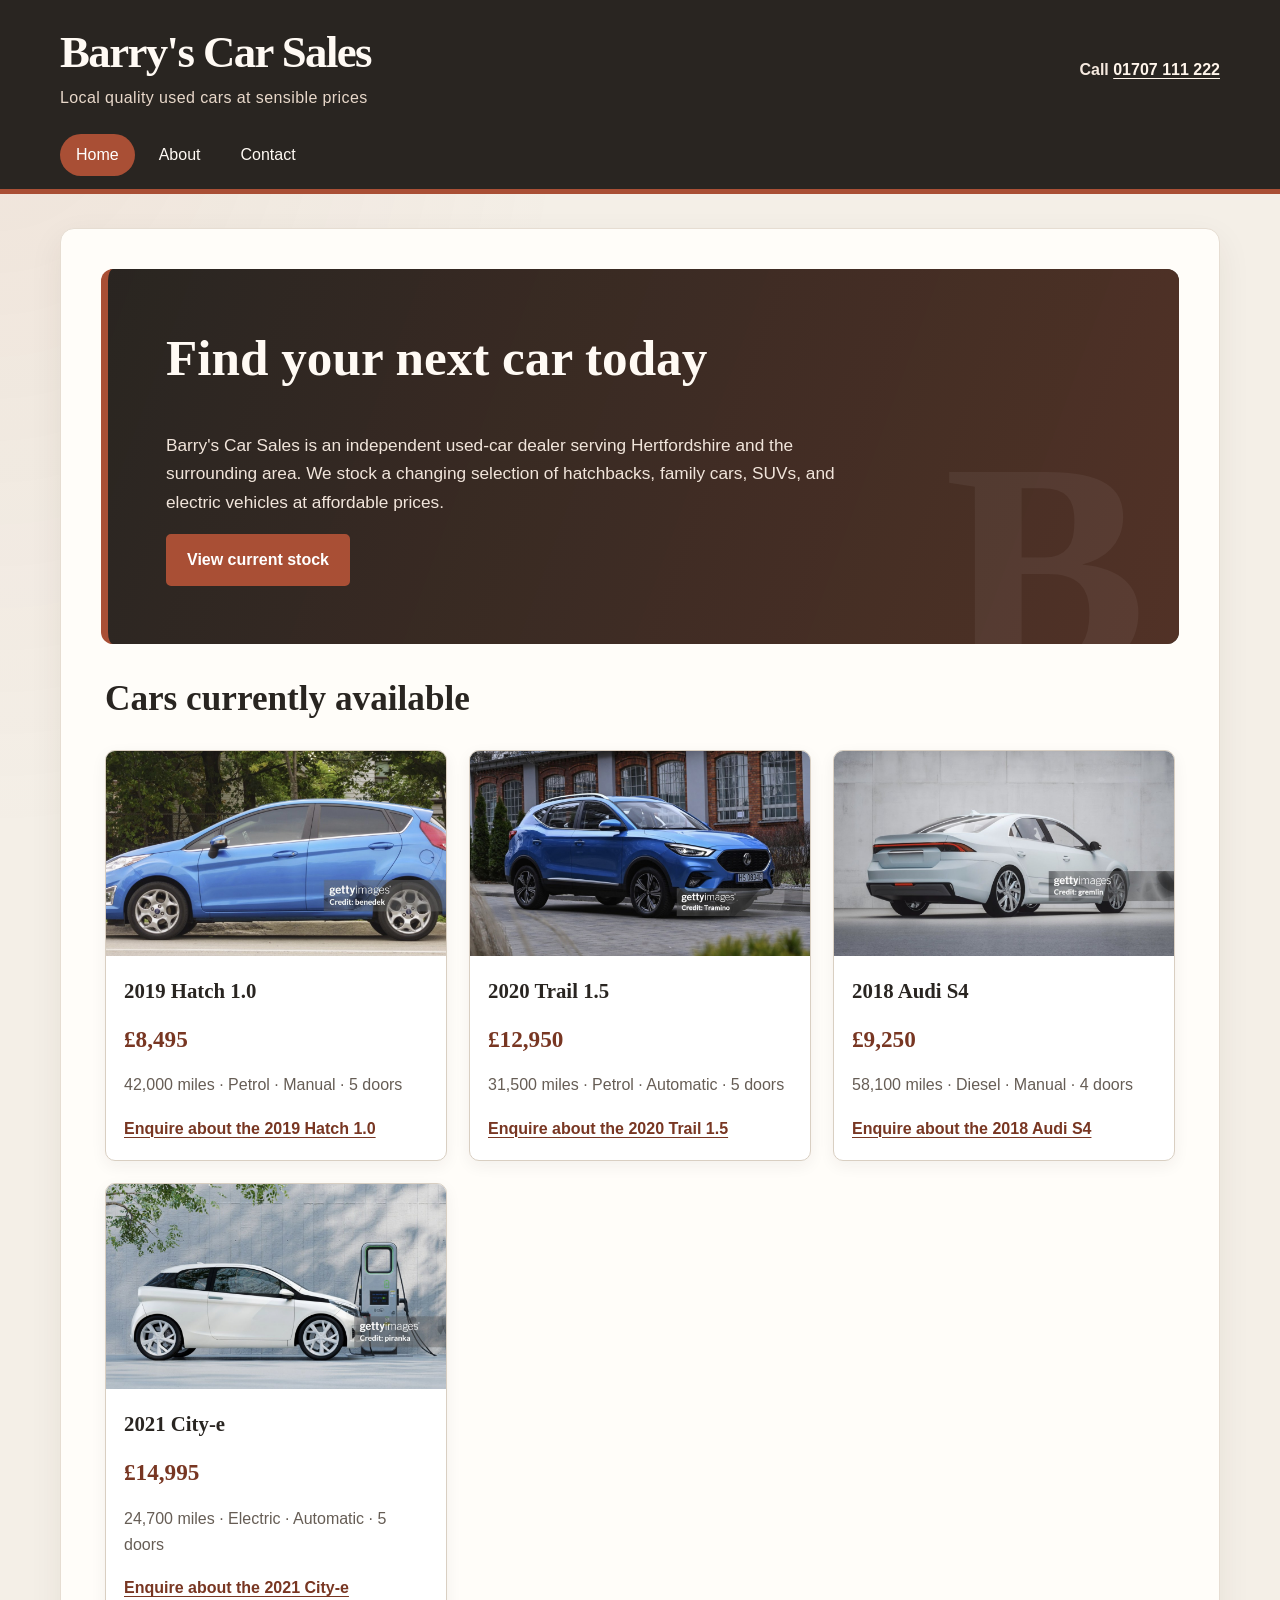
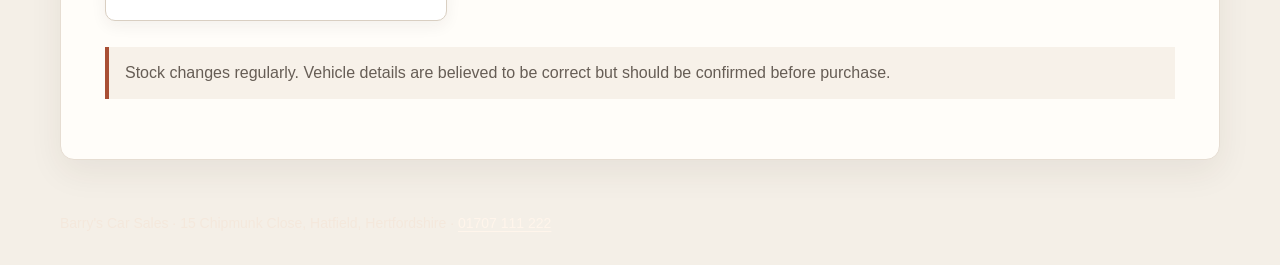
<file: index.html>
<!DOCTYPE html>
<html lang="en-GB">
<head>
    <meta charset="utf-8">
    <meta name="viewport" content="width=device-width, initial-scale=1">
    <title>Barry's Car Sales</title>
    <link rel="stylesheet" href="styles.css">
    <script src="script.js" defer></script>
</head>
<body>
<a class="skip-link" href="#main-content">Skip to main content</a>
<header>
    <div class="header-content">
        <div>
            <h1>Barry's Car Sales</h1>
            <p class="tagline">Local quality used cars at sensible prices</p>
        </div>
        <p class="phone">Call <a href="tel:01707111222">01707 111 222</a></p>
    </div>
    <nav aria-label="Main navigation">
        <a href="index.html" aria-current="page">Home</a>
        <a href="about.html">About</a>
        <a href="enquiry.html">Contact</a>
    </nav>
</header>

<main id="main-content">
    <section class="intro" aria-labelledby="intro-heading">
        <h2 id="intro-heading">Find your next car today</h2>
        <p>Barry's Car Sales is an independent used-car dealer serving Hertfordshire and the surrounding area. We stock a changing selection of hatchbacks, family cars, SUVs, and electric vehicles at affordable prices.</p>
        <a class="button" href="#cars">View current stock</a>
    </section>

    <section aria-labelledby="cars">
        <h2 id="cars">Cars currently available</h2>
        <div class="car-grid">
            <article class="car-card">
                <img src="hatchback.jpg" alt="Hatchback car available for sale">
                <div class="car-details">
                    <h3>2019 Hatch 1.0</h3>
                    <p class="price">£8,495</p>
                    <p>42,000 miles · Petrol · Manual · 5 doors</p>
                    <a href="enquiry.html?car=2019%20Hatch%201.0">Enquire about the 2019 Hatch 1.0</a>
                </div>
            </article>

            <article class="car-card">
                <img src="suv.jpg" alt="A blue SUV for sale">
                <div class="car-details">
                    <h3>2020 Trail 1.5</h3>
                    <p class="price">£12,950</p>
                    <p>31,500 miles · Petrol · Automatic · 5 doors</p>
                    <a href="enquiry.html?car=2020%20Trail%201.5">Enquire about the 2020 Trail 1.5</a>
                </div>
            </article>

            <article class="car-card">
                <img src="saloon.jpg" alt="2018 Audi S4 saloon car for sale">
                <div class="car-details">
                    <h3>2018 Audi S4</h3>
                    <p class="price">£9,250</p>
                    <p>58,100 miles · Diesel · Manual · 4 doors</p>
                    <a href="enquiry.html?car=2018%20Audi%20S4">Enquire about the 2018 Audi S4</a>
                </div>
            </article>

            <article class="car-card">
                <img src="electric.jpg" alt="White electric car connected to a charging point">
                <div class="car-details">
                    <h3>2021 City-e</h3>
                    <p class="price">£14,995</p>
                    <p>24,700 miles · Electric · Automatic · 5 doors</p>
                    <a href="enquiry.html?car=2021%20City-e">Enquire about the 2021 City-e</a>
                </div>
            </article>
        </div>
    </section>

    <p class="stock-note">Stock changes regularly. Vehicle details are believed to be correct but should be confirmed before purchase.</p>
</main>

<footer>
    Barry's Car Sales · 15 Chipmunk Close, Hatfield, Hertfordshire · <a href="tel:01707111222">01707 111 222</a>
</footer>
</body>
</html>
</file>
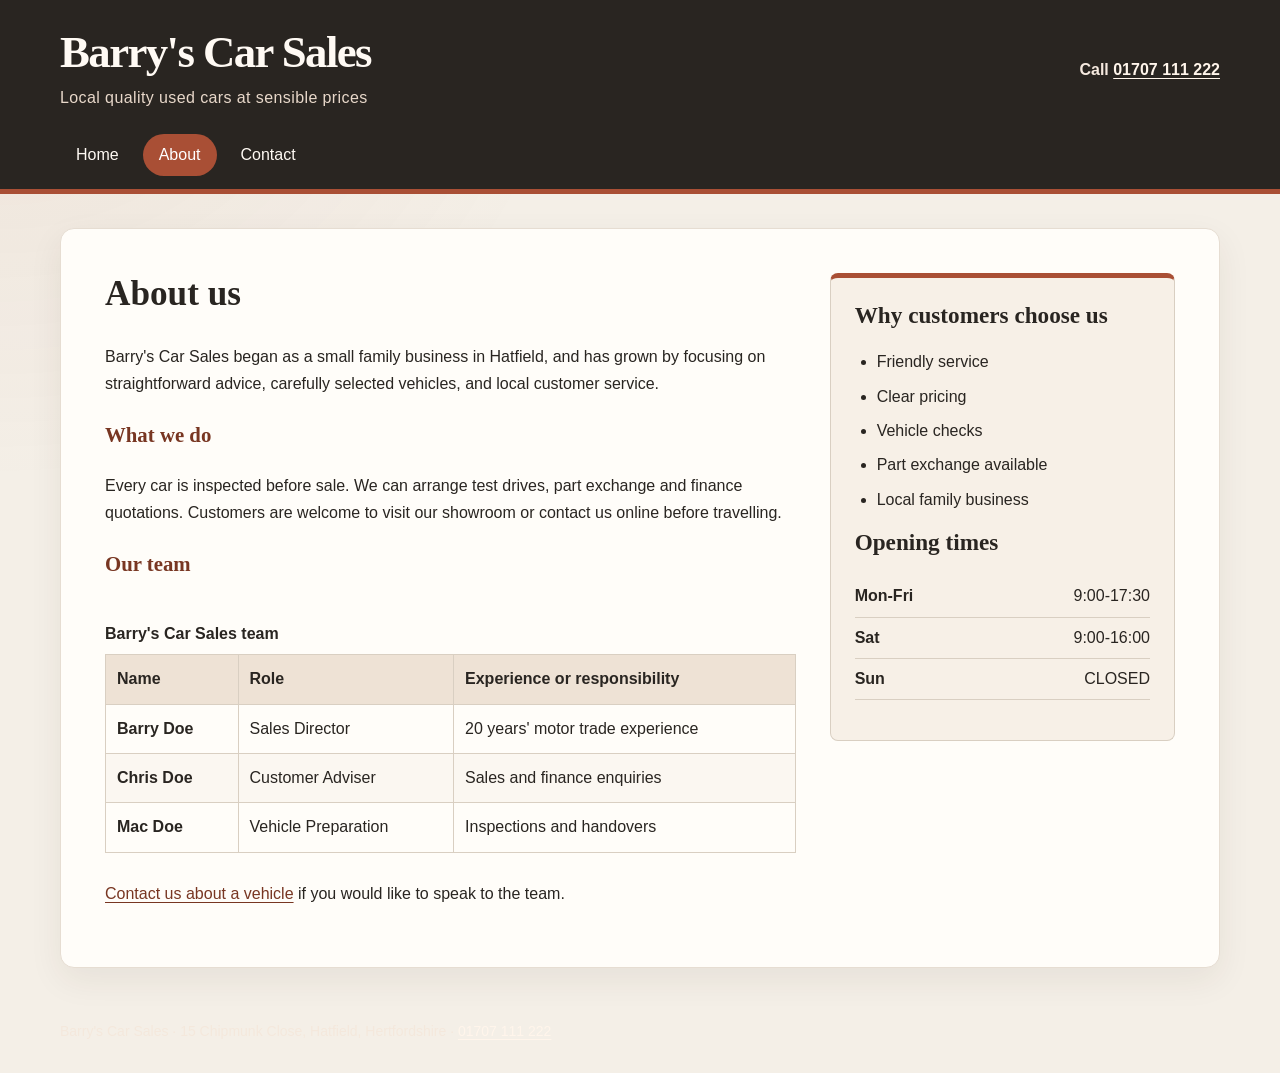
<file: about.html>
<!DOCTYPE html>
<html lang="en-GB">
<head>
    <meta charset="utf-8">
    <meta name="viewport" content="width=device-width, initial-scale=1">
    <title>About Barry's Car Sales</title>
    <link rel="stylesheet" href="styles.css">
    <script src="script.js" defer></script>
</head>
<body>
<a class="skip-link" href="#main-content">Skip to main content</a>
<header>
    <div class="header-content">
        <div>
            <h1>Barry's Car Sales</h1>
            <p class="tagline">Local quality used cars at sensible prices</p>
        </div>
        <p class="phone">Call <a href="tel:01707111222">01707 111 222</a></p>
    </div>
    <nav aria-label="Main navigation">
        <a href="index.html">Home</a>
        <a href="about.html" aria-current="page">About</a>
        <a href="enquiry.html">Contact</a>
    </nav>
</header>

<main id="main-content">
    <div class="about-layout">
        <section class="content-section" aria-labelledby="about-heading">
            <h2 id="about-heading">About us</h2>
            <p>Barry's Car Sales began as a small family business in Hatfield, and has grown by focusing on straightforward advice, carefully selected vehicles, and local customer service.</p>

            <h3>What we do</h3>
            <p>Every car is inspected before sale. We can arrange test drives, part exchange and finance quotations. Customers are welcome to visit our showroom or contact us online before travelling.</p>

            <h3>Our team</h3>
            <div class="table-wrap">
                <table>
                    <caption>Barry's Car Sales team</caption>
                    <thead>
                        <tr>
                            <th scope="col">Name</th>
                            <th scope="col">Role</th>
                            <th scope="col">Experience or responsibility</th>
                        </tr>
                    </thead>
                    <tbody>
                        <tr>
                            <th scope="row">Barry Doe</th>
                            <td>Sales Director</td>
                            <td>20 years' motor trade experience</td>
                        </tr>
                        <tr>
                            <th scope="row">Chris Doe</th>
                            <td>Customer Adviser</td>
                            <td>Sales and finance enquiries</td>
                        </tr>
                        <tr>
                            <th scope="row">Mac Doe</th>
                            <td>Vehicle Preparation</td>
                            <td>Inspections and handovers</td>
                        </tr>
                    </tbody>
                </table>
            </div>

            <p><a href="enquiry.html">Contact us about a vehicle</a> if you would like to speak to the team.</p>
        </section>

        <aside class="sidebar" aria-labelledby="benefits-heading">
            <h2 id="benefits-heading">Why customers choose us</h2>
            <ul>
                <li>Friendly service</li>
                <li>Clear pricing</li>
                <li>Vehicle checks</li>
                <li>Part exchange available</li>
                <li>Local family business</li>
            </ul>
            <h2>Opening times</h2>
            <dl class="opening-times">
                <div><dt>Mon-Fri</dt><dd>9:00-17:30</dd></div>
                <div><dt>Sat</dt><dd>9:00-16:00</dd></div>
                <div><dt>Sun</dt><dd>CLOSED</dd></div>
            </dl>
        </aside>
    </div>
</main>

<footer>
    Barry's Car Sales · 15 Chipmunk Close, Hatfield, Hertfordshire · <a href="tel:01707111222">01707 111 222</a>
</footer>
</body>
</html>
</file>
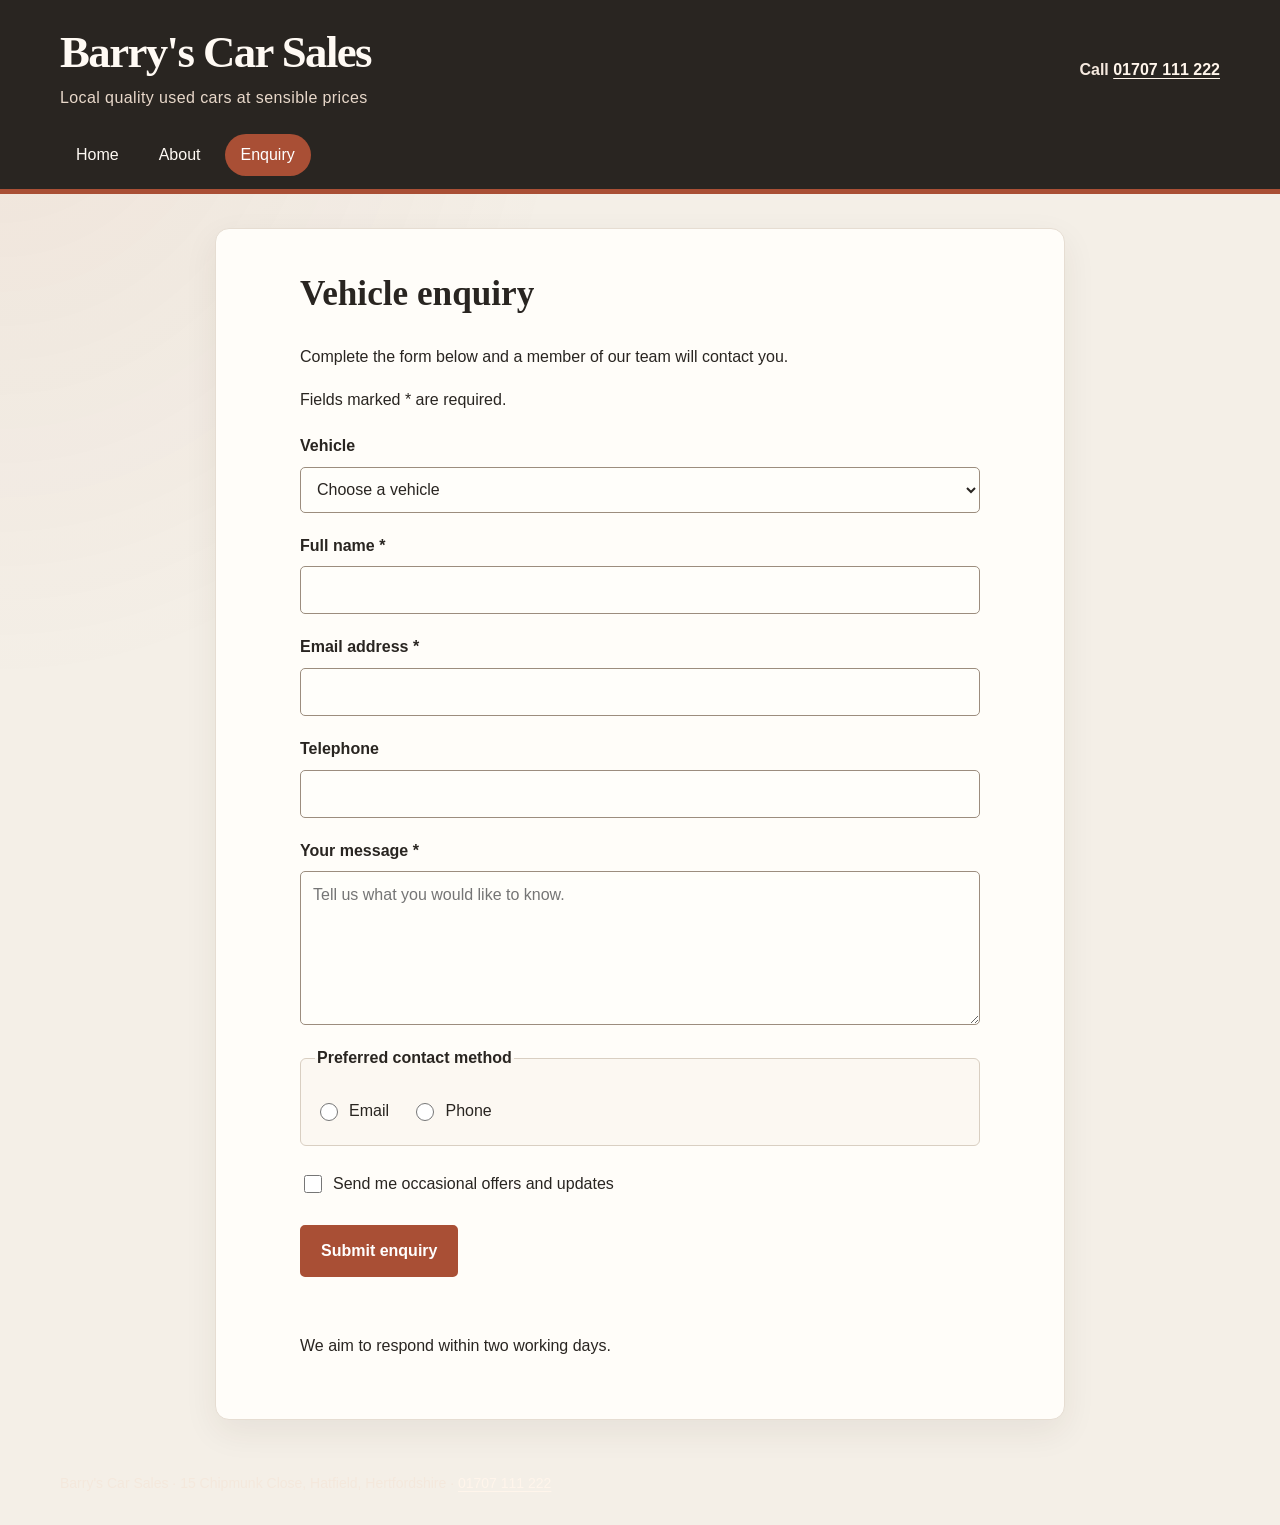
<file: enquiry.html>
<!DOCTYPE html>
<html lang="en-GB">
<head>
    <meta charset="utf-8">
    <meta name="viewport" content="width=device-width, initial-scale=1">
    <title>Vehicle Enquiry - Barry's Car Sales</title>
    <link rel="stylesheet" href="styles.css">
    <script src="script.js" defer></script>
</head>
<body>
<a class="skip-link" href="#main-content">Skip to main content</a>
<header>
    <div class="header-content">
        <div>
            <h1>Barry's Car Sales</h1>
            <p class="tagline">Local quality used cars at sensible prices</p>
        </div>
        <p class="phone">Call <a href="tel:01707111222">01707 111 222</a></p>
    </div>
    <nav aria-label="Main navigation">
        <a href="index.html">Home</a>
        <a href="about.html">About</a>
        <a href="enquiry.html" aria-current="page">Enquiry</a>
    </nav>
</header>

<main id="main-content" class="form-main">
    <section class="form-panel" aria-labelledby="enquiry-heading">
        <h2 id="enquiry-heading">Vehicle enquiry</h2>
        <p>Complete the form below and a member of our team will contact you.</p>
        <p>Fields marked <span aria-hidden="true">*</span> are required.</p>

        <form id="enquiry-form" action="#" method="post" novalidate>
            <div class="form-field">
                <label for="car">Vehicle</label>
                <select id="car" name="car">
                    <option value="">Choose a vehicle</option>
                    <option>2019 Hatch 1.0</option>
                    <option>2020 Trail 1.5</option>
                    <option>2018 Audi S4</option>
                    <option>2021 City-e</option>
                </select>
            </div>

            <div class="form-field">
                <label for="name">Full name <span aria-hidden="true">*</span></label>
                <input type="text" id="name" name="name" autocomplete="name" required aria-describedby="name-error">
                <span class="field-error" id="name-error"></span>
            </div>

            <div class="form-field">
                <label for="email">Email address <span aria-hidden="true">*</span></label>
                <input type="email" id="email" name="email" autocomplete="email" required aria-describedby="email-error">
                <span class="field-error" id="email-error"></span>
            </div>

            <div class="form-field">
                <label for="phone">Telephone</label>
                <input type="tel" id="phone" name="phone" autocomplete="tel">
            </div>

            <div class="form-field">
                <label for="message">Your message <span aria-hidden="true">*</span></label>
                <textarea id="message" name="message" rows="5" required aria-describedby="message-error" placeholder="Tell us what you would like to know."></textarea>
                <span class="field-error" id="message-error"></span>
            </div>

            <fieldset class="form-field">
                <legend>Preferred contact method</legend>
                <label class="choice"><input type="radio" name="contact" value="email"> Email</label>
                <label class="choice"><input type="radio" name="contact" value="phone"> Phone</label>
            </fieldset>

            <div class="form-field">
                <label class="choice" for="updates">
                    <input type="checkbox" id="updates" name="updates">
                    Send me occasional offers and updates
                </label>
            </div>

            <button type="submit">Submit enquiry</button>
            <p id="form-status" role="status" aria-live="polite"></p>
        </form>
        <p>We aim to respond within two working days.</p>
    </section>
</main>

<footer>
    Barry's Car Sales · 15 Chipmunk Close, Hatfield, Hertfordshire · <a href="tel:01707111222">01707 111 222</a>
</footer>
</body>
</html>
</file>
<file: styles.css>
/* Alternative visual theme: warm cream, charcoal and terracotta.
   This stylesheet changes presentation only; the existing pages, content,
   JavaScript, images and ZIP structure are retained. */
* {
    box-sizing: border-box;
}

:root {
    font-family: "Trebuchet MS", Arial, Helvetica, sans-serif;
    color: #292521;
    background: #f4efe7;
    --ink: #292521;
    --muted: #665d55;
    --cream: #f4efe7;
    --paper: #fffdf9;
    --charcoal: #292521;
    --terracotta: #a94f35;
    --terracotta-dark: #783622;
    --line: #d9cfc2;
    --focus: #f2b84b;
}

html {
    scroll-behavior: smooth;
}

body {
    margin: 0;
    line-height: 1.65;
    font-size: 16px;
    background:
        radial-gradient(ellipse at top left, rgba(169, 79, 53, .08), transparent 36rem),
        var(--cream);
    color: var(--ink);
}

a {
    color: var(--terracotta-dark);
    text-underline-offset: 3px;
    text-decoration-thickness: 1px;
}

a:hover {
    color: #4f261a;
    text-decoration-thickness: 2px;
}

a:focus-visible,
button:focus-visible,
input:focus-visible,
select:focus-visible,
textarea:focus-visible {
    outline: 3px solid var(--focus);
    outline-offset: 3px;
}

.skip-link {
    position: absolute;
    top: -60px;
    left: 12px;
    z-index: 10;
    padding: 10px 14px;
    background: var(--paper);
    color: var(--charcoal);
    border: 2px solid var(--terracotta);
    border-radius: 4px;
}

.skip-link:focus {
    top: 12px;
}

header {
    color: #fffaf4;
    background: var(--charcoal);
    padding: 28px max(20px, calc((100% - 1160px) / 2)) 0;
    border-bottom: 5px solid var(--terracotta);
}

.header-content {
    display: flex;
    justify-content: space-between;
    align-items: center;
    gap: 20px;
    padding-bottom: 22px;
}

h1 {
    margin: 0;
    font-family: Georgia, "Times New Roman", serif;
    font-size: clamp(2rem, 4vw, 2.8rem);
    letter-spacing: -.035em;
    line-height: 1.1;
}

.tagline {
    margin: 8px 0 0;
    color: #e8d8ca;
    letter-spacing: .025em;
}

.phone {
    margin: 0;
    font-weight: bold;
    color: #f5e9df;
}

.phone a,
footer a {
    color: #fff5eb;
}

nav {
    display: flex;
    flex-wrap: wrap;
    gap: 8px;
    margin: 0;
    padding: 0 0 13px;
}

nav a {
    color: #fffaf4;
    padding: 8px 16px;
    border-radius: 999px;
    text-decoration: none;
    transition: background-color .18s ease;
}

nav a:hover,
nav a[aria-current="page"] {
    color: #fff;
    background: var(--terracotta);
}

main {
    width: min(1160px, calc(100% - 36px));
    margin: 34px auto;
    padding: clamp(22px, 4vw, 44px);
    background: var(--paper);
    border: 1px solid #e6ddd2;
    border-radius: 14px;
    box-shadow: 0 12px 34px rgba(54, 39, 27, .07);
}

h2 {
    color: var(--charcoal);
    font-family: Georgia, "Times New Roman", serif;
    font-size: clamp(1.65rem, 3vw, 2.2rem);
    line-height: 1.2;
    margin-top: 0;
}

h3 {
    color: var(--terracotta-dark);
    font-family: Georgia, "Times New Roman", serif;
    font-size: 1.3rem;
}

.intro {
    position: relative;
    overflow: hidden;
    padding: clamp(28px, 5vw, 58px);
    margin: -4px -4px 34px;
    color: #fffaf4;
    background:
        linear-gradient(110deg, rgba(41, 37, 33, .96), rgba(87, 52, 39, .88)),
        var(--charcoal);
    border-radius: 12px;
    border-left: 7px solid var(--terracotta);
}

.intro::after {
    content: "B";
    position: absolute;
    right: 3%;
    bottom: -100px;
    color: rgba(255, 255, 255, .055);
    font: bold 19rem Georgia, serif;
    pointer-events: none;
}

.intro h2 {
    position: relative;
    z-index: 1;
    max-width: 650px;
    color: #fffaf4;
    font-size: clamp(2rem, 5vw, 3.2rem);
}

.intro p {
    position: relative;
    z-index: 1;
    max-width: 680px;
    color: #f1e5db;
    font-size: 1.08rem;
}

.button,
button {
    position: relative;
    z-index: 1;
    display: inline-block;
    background: var(--terracotta);
    color: #ffffff;
    border: 2px solid var(--terracotta);
    border-radius: 5px;
    padding: 11px 19px;
    font: inherit;
    font-weight: bold;
    text-decoration: none;
    cursor: pointer;
    transition: background-color .18s ease, transform .18s ease;
}

.button:hover,
button:hover {
    background: var(--terracotta-dark);
    border-color: var(--terracotta-dark);
    color: #ffffff;
    transform: translateY(-1px);
}

.car-grid {
    display: grid;
    grid-template-columns: repeat(3, minmax(0, 1fr));
    gap: 22px;
    align-items: stretch;
}

.car-card {
    min-width: 0;
    overflow: hidden;
    display: flex;
    flex-direction: column;
    background: #fff;
    border: 1px solid var(--line);
    border-radius: 10px;
    box-shadow: 0 5px 16px rgba(54, 39, 27, .06);
    transition: transform .2s ease, box-shadow .2s ease;
}

.car-card:hover {
    transform: translateY(-3px);
    box-shadow: 0 12px 24px rgba(54, 39, 27, .12);
}

.car-card img {
    display: block;
    width: 100%;
    height: 205px;
    object-fit: cover;
    background: #e7ded3;
}

.car-details {
    display: flex;
    flex: 1;
    flex-direction: column;
    align-items: flex-start;
    padding: 18px;
}

.car-details h3 {
    margin: 0 0 5px;
    color: var(--charcoal);
}

.car-details p {
    margin: 7px 0;
    color: var(--muted);
}

.car-details .price {
    color: var(--terracotta-dark);
    font-family: Georgia, "Times New Roman", serif;
    font-size: 1.45rem;
    font-weight: bold;
}

.car-details a {
    margin-top: auto;
    padding-top: 10px;
    font-weight: bold;
}

.stock-note {
    margin-top: 26px;
    padding: 13px 16px;
    color: var(--muted);
    background: #f7f1e9;
    border-left: 4px solid var(--terracotta);
}

footer {
    width: min(1160px, calc(100% - 36px));
    margin: 0 auto;
    padding: 18px 0 30px;
    color: #f4e8dc;
    font-size: 14px;
}

.about-layout {
    display: grid;
    grid-template-columns: minmax(0, 1.8fr) minmax(240px, .9fr);
    gap: 34px;
}

.content-section,
.sidebar {
    min-width: 0;
}

.sidebar {
    align-self: start;
    padding: 24px;
    background: #f7f0e7;
    border: 1px solid var(--line);
    border-top: 5px solid var(--terracotta);
    border-radius: 8px;
}

.sidebar h2 {
    font-size: 1.45rem;
}

.sidebar ul {
    padding-left: 22px;
}

.sidebar li {
    margin: 8px 0;
}

.opening-times div {
    display: flex;
    justify-content: space-between;
    gap: 12px;
    padding: 7px 0;
    border-bottom: 1px solid var(--line);
}

.opening-times dt {
    font-weight: bold;
}

.opening-times dd {
    margin: 0;
    text-align: right;
}

.table-wrap {
    overflow-x: auto;
}

table {
    width: 100%;
    border-collapse: collapse;
    margin: 12px 0;
}

caption {
    text-align: left;
    font-weight: bold;
    padding: 7px 0;
    color: var(--charcoal);
}

th,
td {
    border: 1px solid var(--line);
    padding: 11px;
    text-align: left;
}

thead th {
    background: #eee2d5;
    color: var(--charcoal);
}

tbody tr:nth-child(even) {
    background: #fbf7f1;
}

.form-main {
    max-width: 850px;
}

.form-panel {
    max-width: 680px;
    margin: 0 auto;
}

.form-field {
    margin: 20px 0;
}

.form-field > label,
.form-field legend {
    display: block;
    font-weight: bold;
    margin-bottom: 7px;
    color: var(--charcoal);
}

input:not([type="checkbox"]):not([type="radio"]),
select,
textarea {
    display: block;
    width: 100%;
    min-height: 46px;
    padding: 10px 12px;
    border: 1px solid #9c8d7e;
    border-radius: 5px;
    background: #fffefa;
    color: var(--ink);
    font: inherit;
}

textarea {
    min-height: 130px;
    resize: vertical;
}

fieldset {
    border: 1px solid var(--line);
    border-radius: 6px;
    padding: 14px;
    background: #fcf8f2;
}

.choice {
    display: inline-flex !important;
    align-items: center;
    gap: 8px;
    margin: 5px 18px 5px 0;
    font-weight: normal !important;
    cursor: pointer;
}

input[type="checkbox"],
input[type="radio"] {
    width: 18px;
    height: 18px;
    accent-color: var(--terracotta);
}

.field-error {
    display: block;
    color: #9c211b;
    font-weight: bold;
    font-size: .9rem;
}

[aria-invalid="true"] {
    border: 2px solid #9c211b !important;
}

#form-status {
    min-height: 1.5em;
    font-weight: bold;
    color: #315d39;
}

@media (max-width: 900px) {
    .car-grid {
        grid-template-columns: repeat(2, minmax(0, 1fr));
    }
}

@media (max-width: 700px) {
    .header-content {
        align-items: flex-start;
        flex-direction: column;
    }

    .car-grid,
    .about-layout {
        grid-template-columns: 1fr;
    }

    .car-card img {
        height: 220px;
    }

    main {
        margin-block: 18px;
    }
}

@media (max-width: 420px) {
    main {
        width: calc(100% - 20px);
        padding: 16px;
    }

    header {
        padding-inline: 16px;
    }

    nav a {
        padding: 7px 11px;
    }
}

@media (prefers-reduced-motion: reduce) {
    html {
        scroll-behavior: auto;
    }

    *,
    *::before,
    *::after {
        animation-duration: .01ms !important;
        animation-iteration-count: 1 !important;
        transition-duration: .01ms !important;
        scroll-behavior: auto !important;
    }
}
</file>
